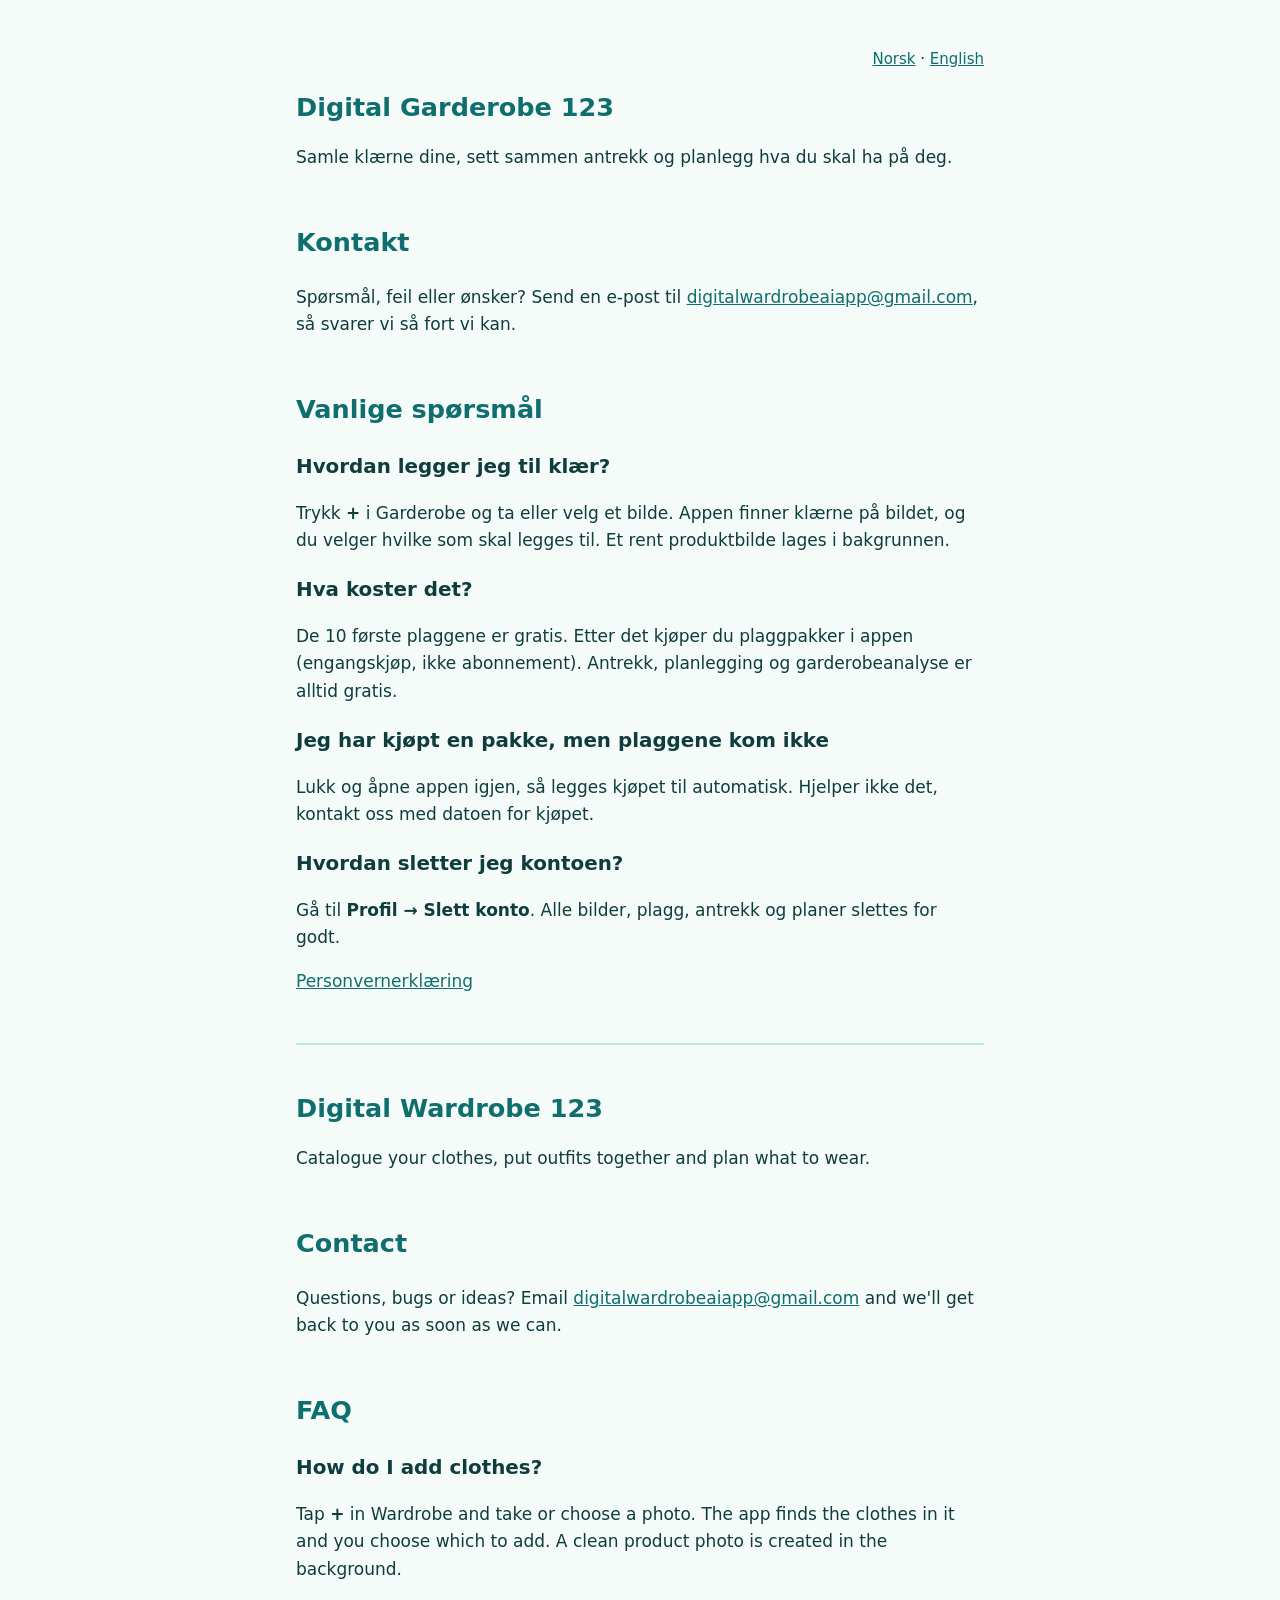
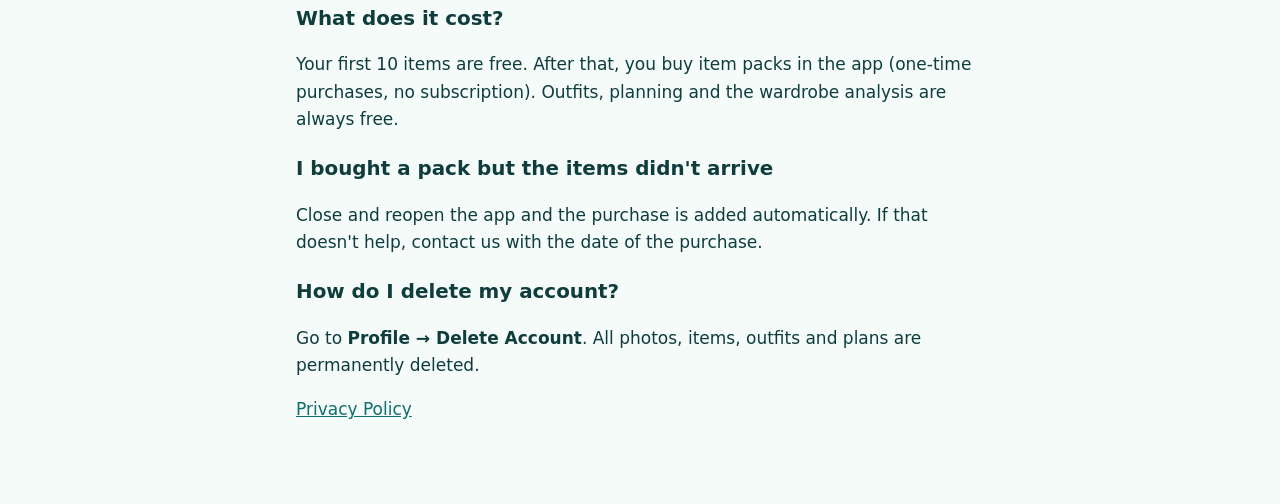
<file: index.html>
<!doctype html>
<html lang="nb">
<head>
<meta charset="utf-8">
<meta name="viewport" content="width=device-width, initial-scale=1">
<title>Digital Wardrobe 123 – Support</title>
<link rel="stylesheet" href="style.css">
</head>
<body>
<main>
<p class="lang"><a href="#nb">Norsk</a> · <a href="#en">English</a></p>

<article id="nb">
<h1>Digital Garderobe 123</h1>
<p>Samle klærne dine, sett sammen antrekk og planlegg hva du skal ha på deg.</p>

<h2>Kontakt</h2>
<p>Spørsmål, feil eller ønsker? Send en e-post til <a href="mailto:digitalwardrobeaiapp@gmail.com">digitalwardrobeaiapp@gmail.com</a>, så svarer vi så fort vi kan.</p>

<h2>Vanlige spørsmål</h2>
<h3>Hvordan legger jeg til klær?</h3>
<p>Trykk <strong>+</strong> i Garderobe og ta eller velg et bilde. Appen finner klærne på bildet, og du velger hvilke som skal legges til. Et rent produktbilde lages i bakgrunnen.</p>
<h3>Hva koster det?</h3>
<p>De 10 første plaggene er gratis. Etter det kjøper du plaggpakker i appen (engangskjøp, ikke abonnement). Antrekk, planlegging og garderobeanalyse er alltid gratis.</p>
<h3>Jeg har kjøpt en pakke, men plaggene kom ikke</h3>
<p>Lukk og åpne appen igjen, så legges kjøpet til automatisk. Hjelper ikke det, kontakt oss med datoen for kjøpet.</p>
<h3>Hvordan sletter jeg kontoen?</h3>
<p>Gå til <strong>Profil → Slett konto</strong>. Alle bilder, plagg, antrekk og planer slettes for godt.</p>

<p><a href="privacy.html">Personvernerklæring</a></p>
</article>

<hr>

<article id="en">
<h1>Digital Wardrobe 123</h1>
<p>Catalogue your clothes, put outfits together and plan what to wear.</p>

<h2>Contact</h2>
<p>Questions, bugs or ideas? Email <a href="mailto:digitalwardrobeaiapp@gmail.com">digitalwardrobeaiapp@gmail.com</a> and we'll get back to you as soon as we can.</p>

<h2>FAQ</h2>
<h3>How do I add clothes?</h3>
<p>Tap <strong>+</strong> in Wardrobe and take or choose a photo. The app finds the clothes in it and you choose which to add. A clean product photo is created in the background.</p>
<h3>What does it cost?</h3>
<p>Your first 10 items are free. After that, you buy item packs in the app (one-time purchases, no subscription). Outfits, planning and the wardrobe analysis are always free.</p>
<h3>I bought a pack but the items didn't arrive</h3>
<p>Close and reopen the app and the purchase is added automatically. If that doesn't help, contact us with the date of the purchase.</p>
<h3>How do I delete my account?</h3>
<p>Go to <strong>Profile → Delete Account</strong>. All photos, items, outfits and plans are permanently deleted.</p>

<p><a href="privacy.html#en">Privacy Policy</a></p>
</article>
</main>
</body>
</html>
</file>
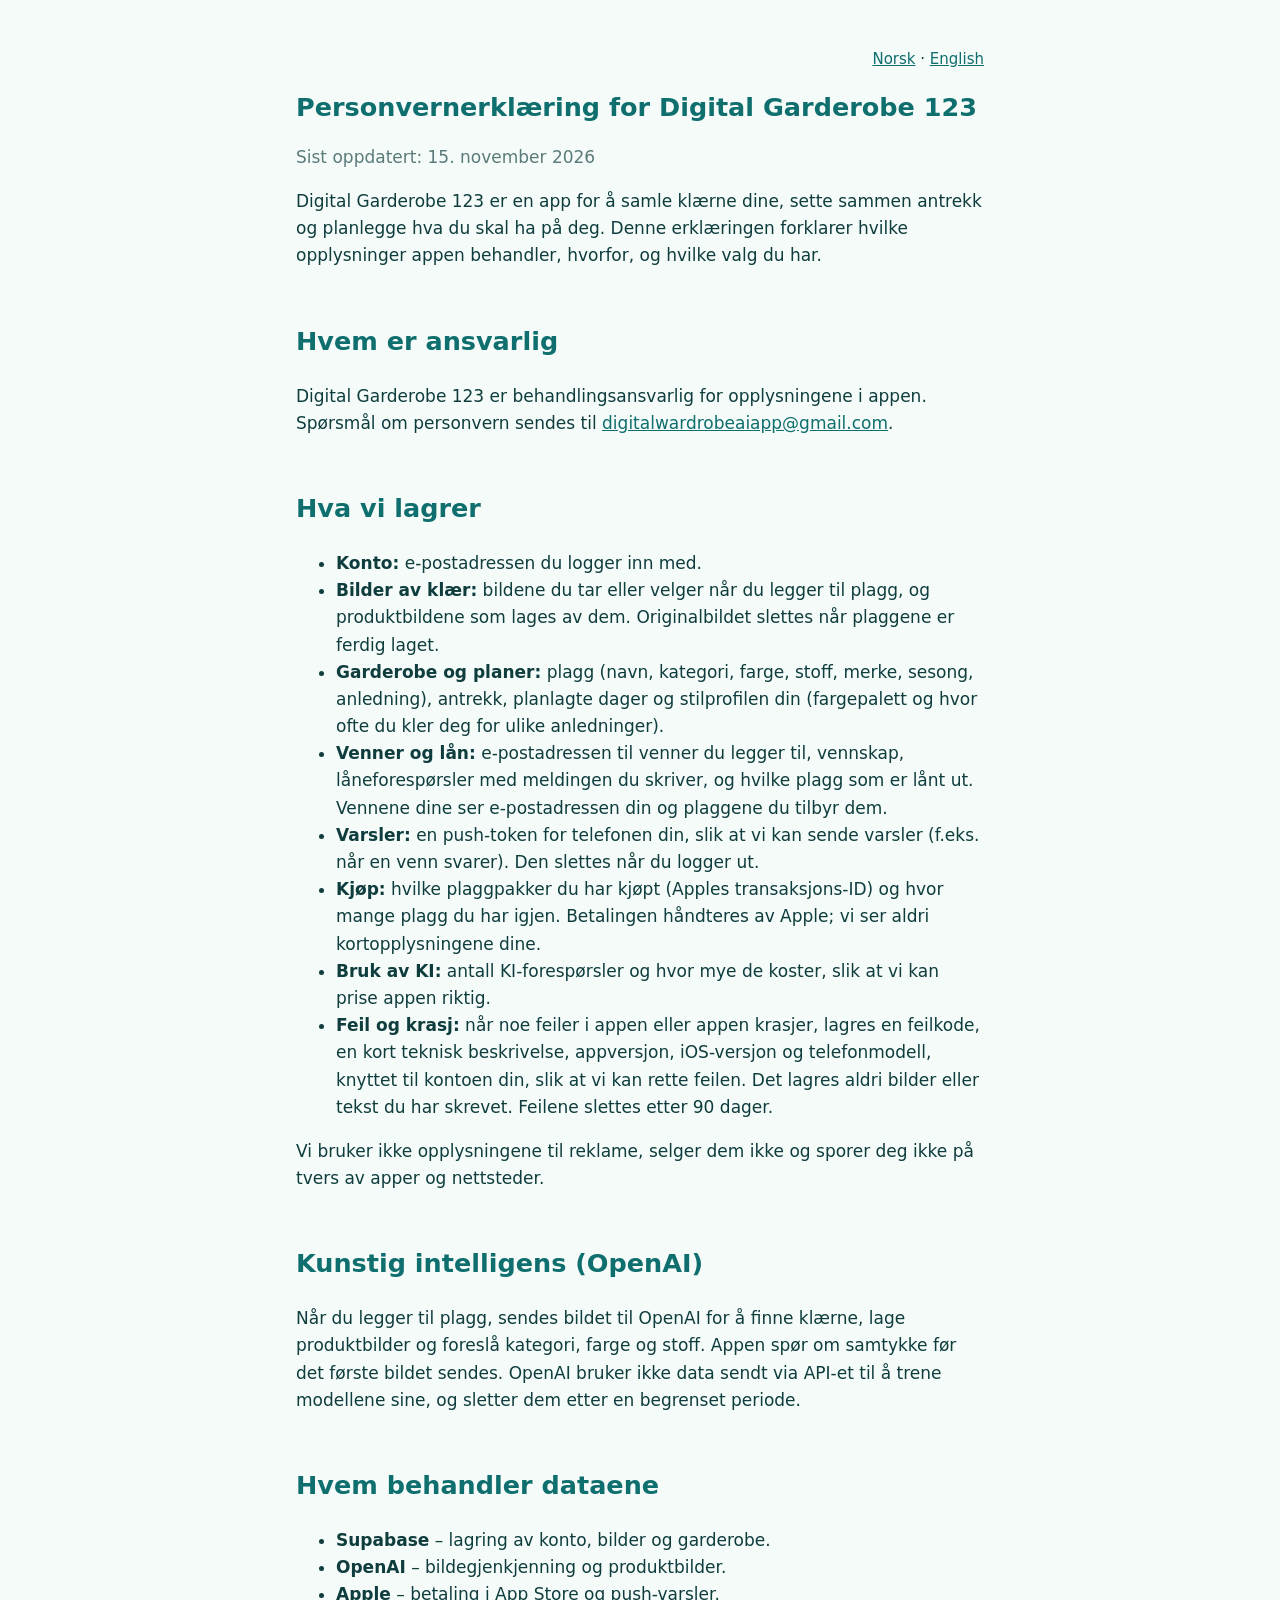
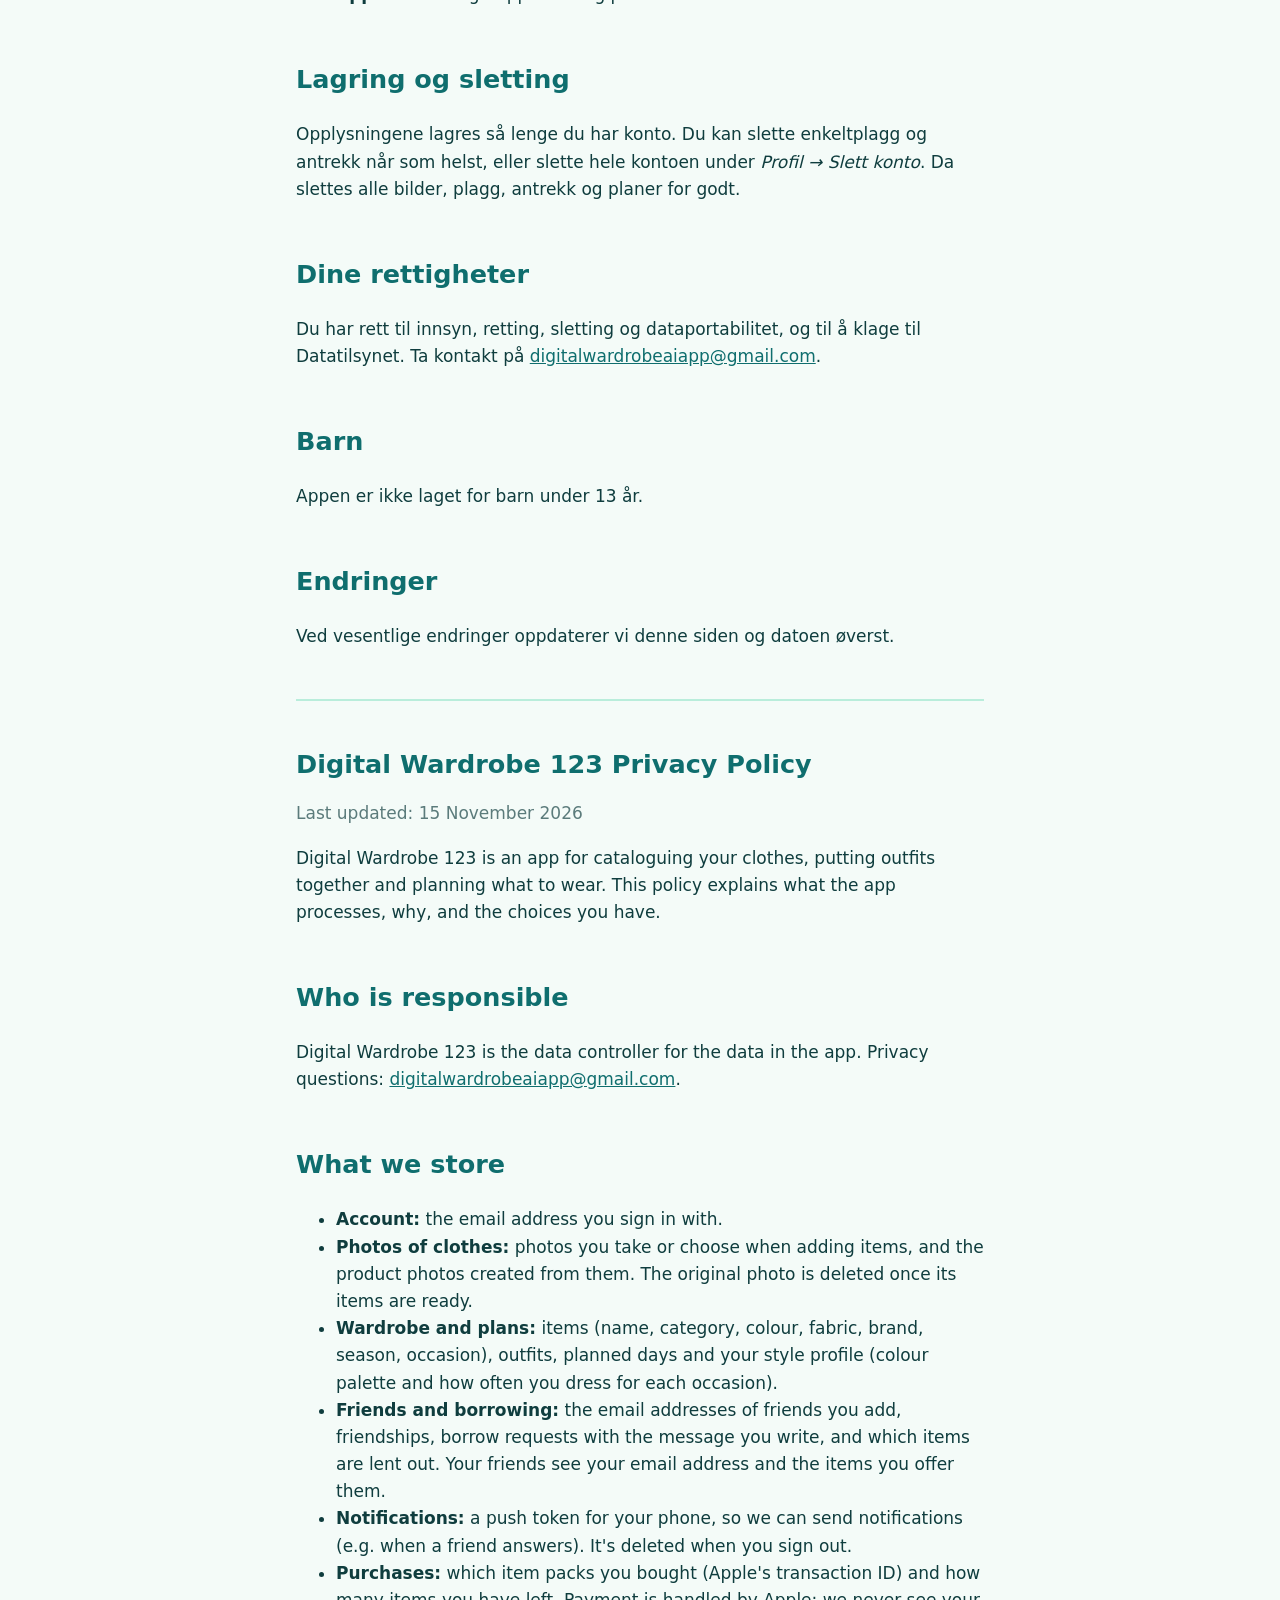
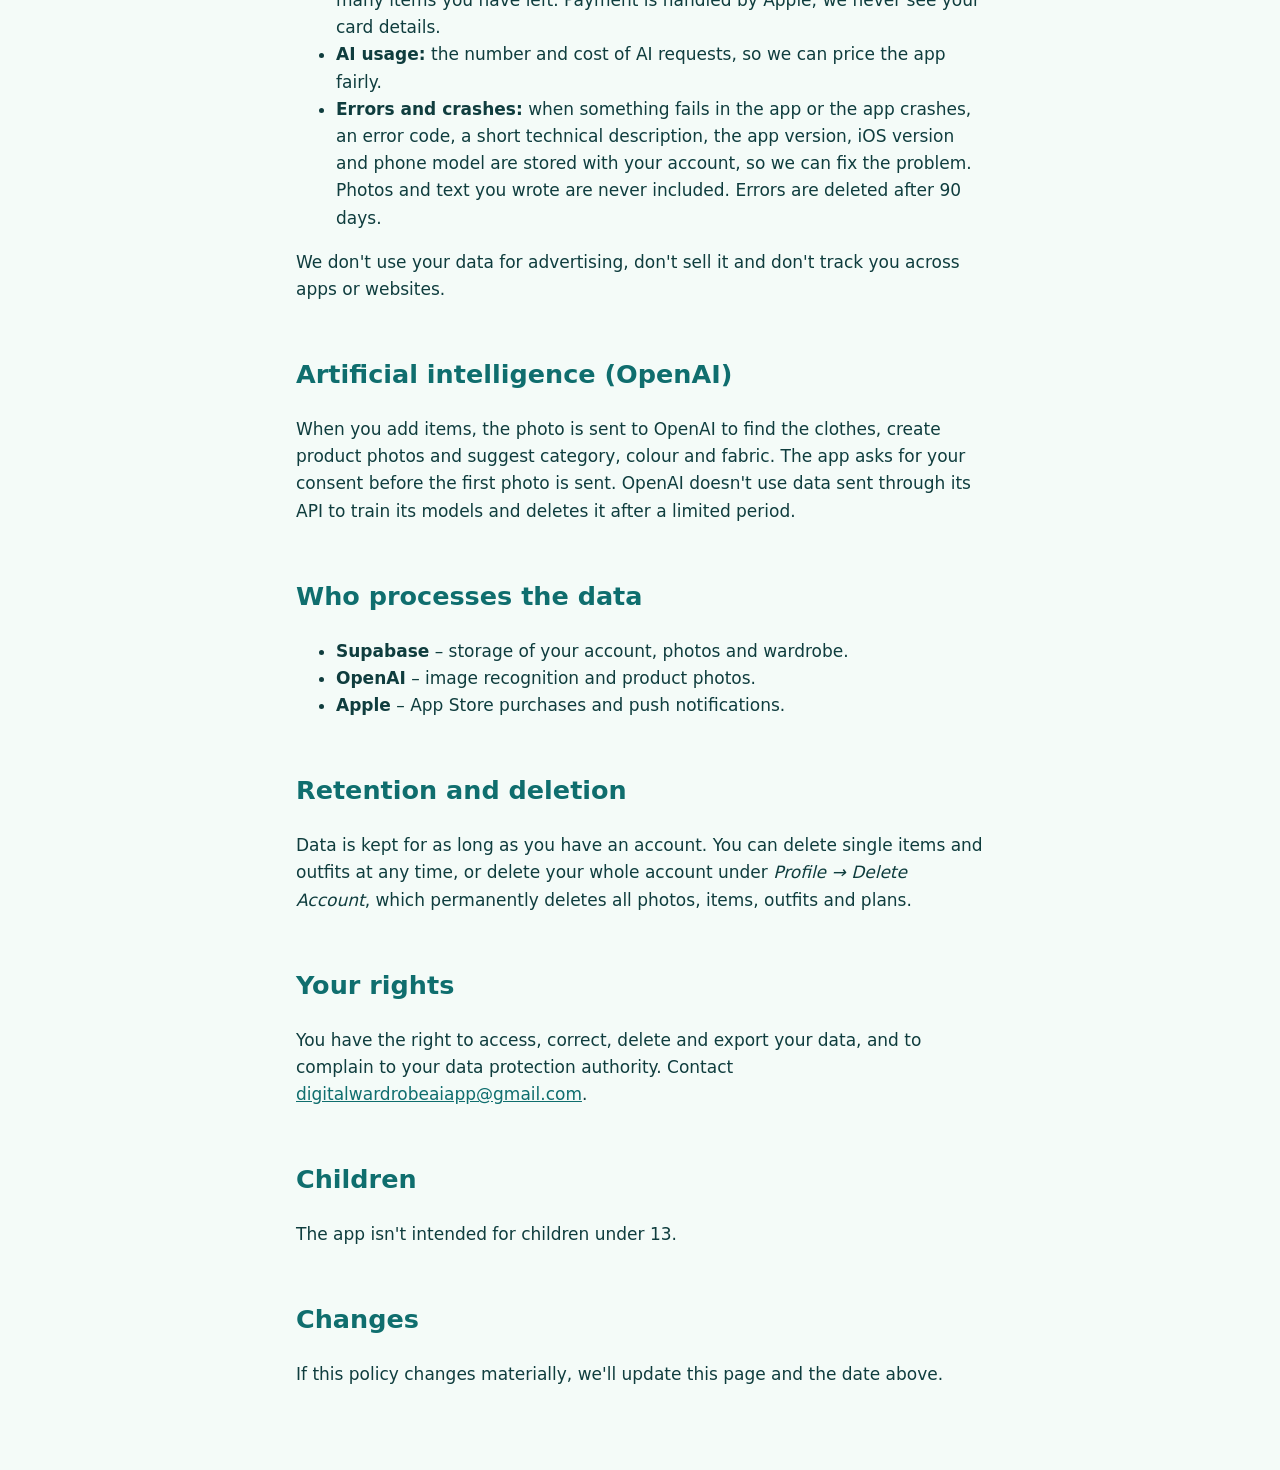
<file: privacy.html>
<!doctype html>
<html lang="nb">
<head>
<meta charset="utf-8">
<meta name="viewport" content="width=device-width, initial-scale=1">
<title>Digital Garderobe 123 – Personvern / Privacy</title>
<link rel="stylesheet" href="style.css">
</head>
<body>
<main>
<p class="lang"><a href="#nb">Norsk</a> · <a href="#en">English</a></p>

<article id="nb">
<h1>Personvernerklæring for Digital Garderobe 123</h1>
<p class="muted">Sist oppdatert: 15. november 2026</p>

<p>Digital Garderobe 123 er en app for å samle klærne dine, sette sammen antrekk og planlegge hva du skal ha på deg. Denne erklæringen forklarer hvilke opplysninger appen behandler, hvorfor, og hvilke valg du har.</p>

<h2>Hvem er ansvarlig</h2>
<p>Digital Garderobe 123 er behandlingsansvarlig for opplysningene i appen. Spørsmål om personvern sendes til <a href="mailto:digitalwardrobeaiapp@gmail.com">digitalwardrobeaiapp@gmail.com</a>.</p>

<h2>Hva vi lagrer</h2>
<ul>
<li><strong>Konto:</strong> e-postadressen du logger inn med.</li>
<li><strong>Bilder av klær:</strong> bildene du tar eller velger når du legger til plagg, og produktbildene som lages av dem. Originalbildet slettes når plaggene er ferdig laget.</li>
<li><strong>Garderobe og planer:</strong> plagg (navn, kategori, farge, stoff, merke, sesong, anledning), antrekk, planlagte dager og stilprofilen din (fargepalett og hvor ofte du kler deg for ulike anledninger).</li>
<li><strong>Venner og lån:</strong> e-postadressen til venner du legger til, vennskap, låneforespørsler med meldingen du skriver, og hvilke plagg som er lånt ut. Vennene dine ser e-postadressen din og plaggene du tilbyr dem.</li>
<li><strong>Varsler:</strong> en push-token for telefonen din, slik at vi kan sende varsler (f.eks. når en venn svarer). Den slettes når du logger ut.</li>
<li><strong>Kjøp:</strong> hvilke plaggpakker du har kjøpt (Apples transaksjons-ID) og hvor mange plagg du har igjen. Betalingen håndteres av Apple; vi ser aldri kortopplysningene dine.</li>
<li><strong>Bruk av KI:</strong> antall KI-forespørsler og hvor mye de koster, slik at vi kan prise appen riktig.</li>
<li><strong>Feil og krasj:</strong> når noe feiler i appen eller appen krasjer, lagres en feilkode, en kort teknisk beskrivelse, appversjon, iOS-versjon og telefonmodell, knyttet til kontoen din, slik at vi kan rette feilen. Det lagres aldri bilder eller tekst du har skrevet. Feilene slettes etter 90 dager.</li>
</ul>
<p>Vi bruker ikke opplysningene til reklame, selger dem ikke og sporer deg ikke på tvers av apper og nettsteder.</p>

<h2>Kunstig intelligens (OpenAI)</h2>
<p>Når du legger til plagg, sendes bildet til OpenAI for å finne klærne, lage produktbilder og foreslå kategori, farge og stoff. Appen spør om samtykke før det første bildet sendes. OpenAI bruker ikke data sendt via API-et til å trene modellene sine, og sletter dem etter en begrenset periode.</p>


<h2>Hvem behandler dataene</h2>
<ul>
<li><strong>Supabase</strong> – lagring av konto, bilder og garderobe.</li>
<li><strong>OpenAI</strong> – bildegjenkjenning og produktbilder.</li>
<li><strong>Apple</strong> – betaling i App Store og push-varsler.</li>
</ul>

<h2>Lagring og sletting</h2>
<p>Opplysningene lagres så lenge du har konto. Du kan slette enkeltplagg og antrekk når som helst, eller slette hele kontoen under <em>Profil → Slett konto</em>. Da slettes alle bilder, plagg, antrekk og planer for godt.</p>

<h2>Dine rettigheter</h2>
<p>Du har rett til innsyn, retting, sletting og dataportabilitet, og til å klage til Datatilsynet. Ta kontakt på <a href="mailto:digitalwardrobeaiapp@gmail.com">digitalwardrobeaiapp@gmail.com</a>.</p>

<h2>Barn</h2>
<p>Appen er ikke laget for barn under 13 år.</p>

<h2>Endringer</h2>
<p>Ved vesentlige endringer oppdaterer vi denne siden og datoen øverst.</p>
</article>

<hr>

<article id="en">
<h1>Digital Wardrobe 123 Privacy Policy</h1>
<p class="muted">Last updated: 15 November 2026</p>

<p>Digital Wardrobe 123 is an app for cataloguing your clothes, putting outfits together and planning what to wear. This policy explains what the app processes, why, and the choices you have.</p>

<h2>Who is responsible</h2>
<p>Digital Wardrobe 123 is the data controller for the data in the app. Privacy questions: <a href="mailto:digitalwardrobeaiapp@gmail.com">digitalwardrobeaiapp@gmail.com</a>.</p>

<h2>What we store</h2>
<ul>
<li><strong>Account:</strong> the email address you sign in with.</li>
<li><strong>Photos of clothes:</strong> photos you take or choose when adding items, and the product photos created from them. The original photo is deleted once its items are ready.</li>
<li><strong>Wardrobe and plans:</strong> items (name, category, colour, fabric, brand, season, occasion), outfits, planned days and your style profile (colour palette and how often you dress for each occasion).</li>
<li><strong>Friends and borrowing:</strong> the email addresses of friends you add, friendships, borrow requests with the message you write, and which items are lent out. Your friends see your email address and the items you offer them.</li>
<li><strong>Notifications:</strong> a push token for your phone, so we can send notifications (e.g. when a friend answers). It's deleted when you sign out.</li>
<li><strong>Purchases:</strong> which item packs you bought (Apple's transaction ID) and how many items you have left. Payment is handled by Apple; we never see your card details.</li>
<li><strong>AI usage:</strong> the number and cost of AI requests, so we can price the app fairly.</li>
<li><strong>Errors and crashes:</strong> when something fails in the app or the app crashes, an error code, a short technical description, the app version, iOS version and phone model are stored with your account, so we can fix the problem. Photos and text you wrote are never included. Errors are deleted after 90 days.</li>
</ul>
<p>We don't use your data for advertising, don't sell it and don't track you across apps or websites.</p>

<h2>Artificial intelligence (OpenAI)</h2>
<p>When you add items, the photo is sent to OpenAI to find the clothes, create product photos and suggest category, colour and fabric. The app asks for your consent before the first photo is sent. OpenAI doesn't use data sent through its API to train its models and deletes it after a limited period.</p>


<h2>Who processes the data</h2>
<ul>
<li><strong>Supabase</strong> – storage of your account, photos and wardrobe.</li>
<li><strong>OpenAI</strong> – image recognition and product photos.</li>
<li><strong>Apple</strong> – App Store purchases and push notifications.</li>
</ul>

<h2>Retention and deletion</h2>
<p>Data is kept for as long as you have an account. You can delete single items and outfits at any time, or delete your whole account under <em>Profile → Delete Account</em>, which permanently deletes all photos, items, outfits and plans.</p>

<h2>Your rights</h2>
<p>You have the right to access, correct, delete and export your data, and to complain to your data protection authority. Contact <a href="mailto:digitalwardrobeaiapp@gmail.com">digitalwardrobeaiapp@gmail.com</a>.</p>

<h2>Children</h2>
<p>The app isn't intended for children under 13.</p>

<h2>Changes</h2>
<p>If this policy changes materially, we'll update this page and the date above.</p>
</article>
</main>
</body>
</html>
</file>
<file: style.css>
:root {
  --mint: #2fcb9a;
  --teal: #0f6e6e;
  --ink: #0f3d3e;
  --mist: #f4fbf8;
  --muted: #5b7b7b;
}
@media (prefers-color-scheme: dark) {
  :root { --teal: #6fd6c0; --ink: #e6f4ef; --mist: #0d1f1f; --muted: #9bb8b4; }
}
* { box-sizing: border-box; }
body {
  margin: 0;
  background: var(--mist);
  color: var(--ink);
  font: 17px/1.6 -apple-system, BlinkMacSystemFont, "SF Pro Rounded", system-ui, sans-serif;
}
main { max-width: 720px; margin: 0 auto; padding: 32px 16px 64px; }
h1 { color: var(--teal); font-weight: 800; line-height: 1.2; }
h2 { color: var(--teal); margin-top: 2em; }
h3 { margin-bottom: 0.2em; }
a { color: var(--teal); }
.muted { color: var(--muted); }
.lang { text-align: right; font-size: 15px; }
hr { border: 0; border-top: 2px solid var(--mint); opacity: 0.3; margin: 48px 0; }
</file>
